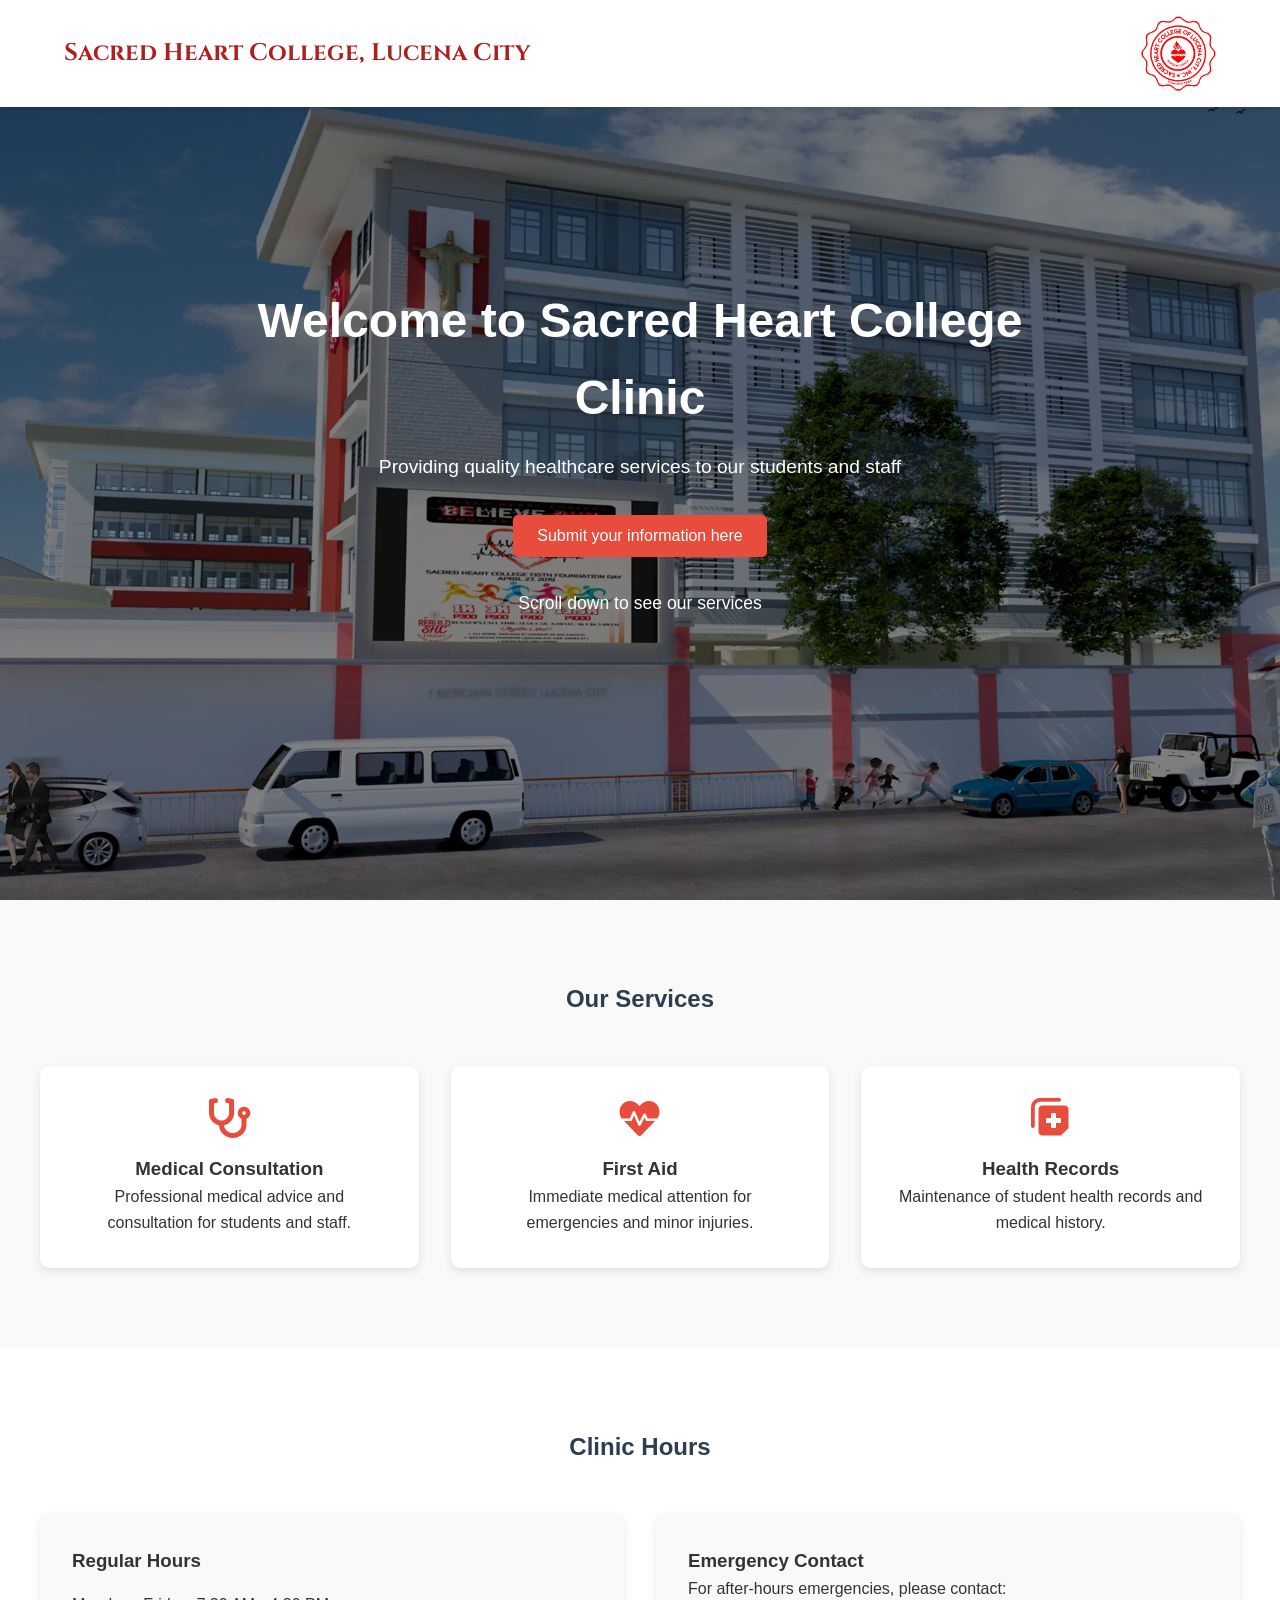
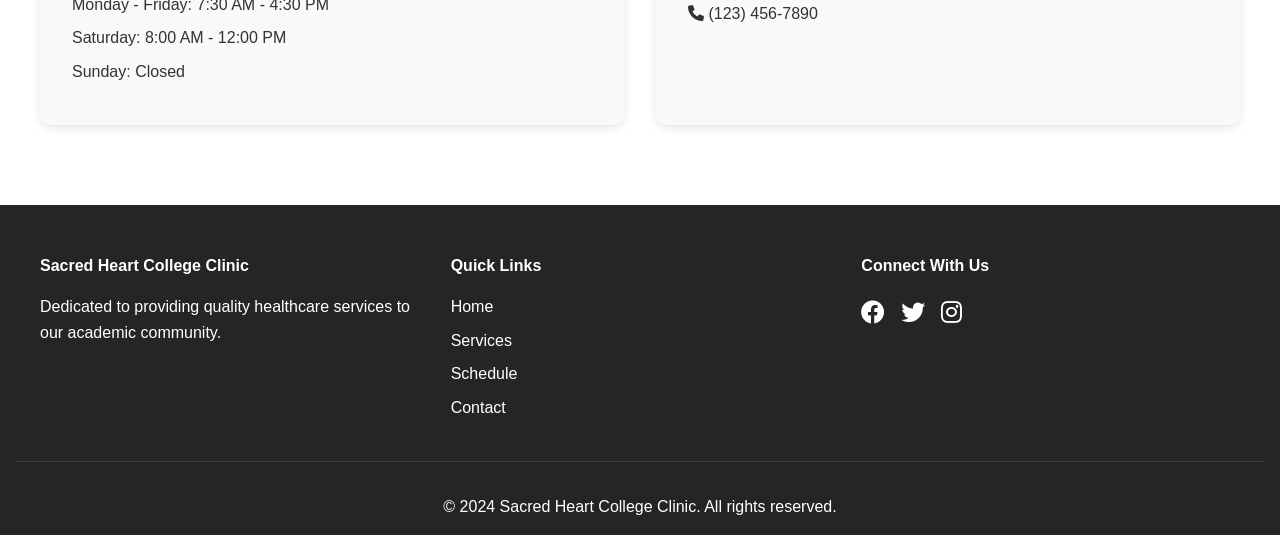
<file: index.html>
<!DOCTYPE html>
<html lang="en">
<head>
    <meta charset="UTF-8">
    <meta name="viewport" content="width=device-width, initial-scale=1.0">
    <title>Sacred Heart College Clinic</title>
    <link rel="stylesheet" href="css/styles.css">
    <link rel="stylesheet" href="https://cdnjs.cloudflare.com/ajax/libs/font-awesome/6.0.0/css/all.min.css">
    <link href="https://fonts.googleapis.com/css2?family=Cinzel:wght@700&display=swap" rel="stylesheet">
</head>
<body>
    <!-- Header Section -->
    <header class="header">
        <nav class="navbar">
            <div class="logo">
                <h1>Sacred Heart College, Lucena City</h1>
            </div>
            <img src="images/SHC-Logo.png" alt="Sacred Heart College Logo">
        </nav>
    </header>

    <!-- Hero Section -->
    <section id="home" class="hero">
        <div class="hero-carousel-bg">
            <div class="carousel-image" style="background-image: url('images/shc_new2.jpg');"></div>
            <div class="carousel-image" style="background-image: url('images/shc_new4.jpg');"></div>
        </div>
        <div class="hero-content">
            <h1>Welcome to Sacred Heart College Clinic</h1>
            <p>Providing quality healthcare services to our students and staff</p>
            <button class="cta-button" onclick="openModal()">Submit your information here</button>
        </div>
        <!-- scroll down text -->
        <div class="scroll-down">
            <p>Scroll down to see our services</p>
        </div>
    </section>

    <!-- Services Section -->
    <section id="services" class="services">
        <h2>Our Services</h2>
        <div class="services-grid">
            <div class="service-card">
                <i class="fas fa-stethoscope"></i>
                <h3>Medical Consultation</h3>
                <p>Professional medical advice and consultation for students and staff.</p>
            </div>
            <div class="service-card">
                <i class="fas fa-heartbeat"></i>
                <h3>First Aid</h3>
                <p>Immediate medical attention for emergencies and minor injuries.</p>
            </div>
            <div class="service-card">
                <i class="fas fa-notes-medical"></i>
                <h3>Health Records</h3>
                <p>Maintenance of student health records and medical history.</p>
            </div>
        </div>
    </section>

    <!-- Schedule Section -->
    <section id="schedule" class="schedule">
        <h2>Clinic Hours</h2>
        <div class="schedule-container">
            <div class="schedule-card">
                <h3>Regular Hours</h3>
                <ul>
                    <li>Monday - Friday: 7:30 AM - 4:30 PM</li>
                    <li>Saturday: 8:00 AM - 12:00 PM</li>
                    <li>Sunday: Closed</li>
                </ul>
            </div>
            <div class="schedule-card">
                <h3>Emergency Contact</h3>
                <p>For after-hours emergencies, please contact:</p>
                <p><i class="fas fa-phone"></i> (123) 456-7890</p>
            </div>
        </div>
    </section>

    <!-- Footer -->
    <footer class="footer">
        <div class="footer-content">
            <div class="footer-section">
                <h4>Sacred Heart College Clinic</h4>
                <p>Dedicated to providing quality healthcare services to our academic community.</p>
            </div>
            <div class="footer-section">
                <h4>Quick Links</h4>
                <ul>
                    <li><a href="#home">Home</a></li>
                    <li><a href="#services">Services</a></li>
                    <li><a href="#schedule">Schedule</a></li>
                    <li><a href="#contact">Contact</a></li>
                </ul>
            </div>
            <div class="footer-section">
                <h4>Connect With Us</h4>
                <div class="social-links">
                    <a href="#"><i class="fab fa-facebook"></i></a>
                    <a href="#"><i class="fab fa-twitter"></i></a>
                    <a href="#"><i class="fab fa-instagram"></i></a>
                </div>
            </div>
        </div>
        <div class="footer-bottom">
            <p>&copy; 2024 Sacred Heart College Clinic. All rights reserved.</p>
        </div>
    </footer>

    <!-- Appointment Modal -->
    <div id="formModal" class="modal">
        <div class="modal-content">
            <span class="close-button" onclick="closeModal()">&times;</span>
            <div class="form-container">
                <iframe 
                    src="https://docs.google.com/forms/d/e/1FAIpQLScfXqXo3v7Y1pWzizsAGVcjB0gdYFbFKSdiuQjuu1yvFDztvg/viewform?embedded=true" 
                    frameborder="0" 
                    marginheight="0" 
                    marginwidth="0">
                    Loading…
                </iframe>
            </div>
        </div>
    </div>

    <script src="js/script.js"></script>
</body>
</html>
</file>
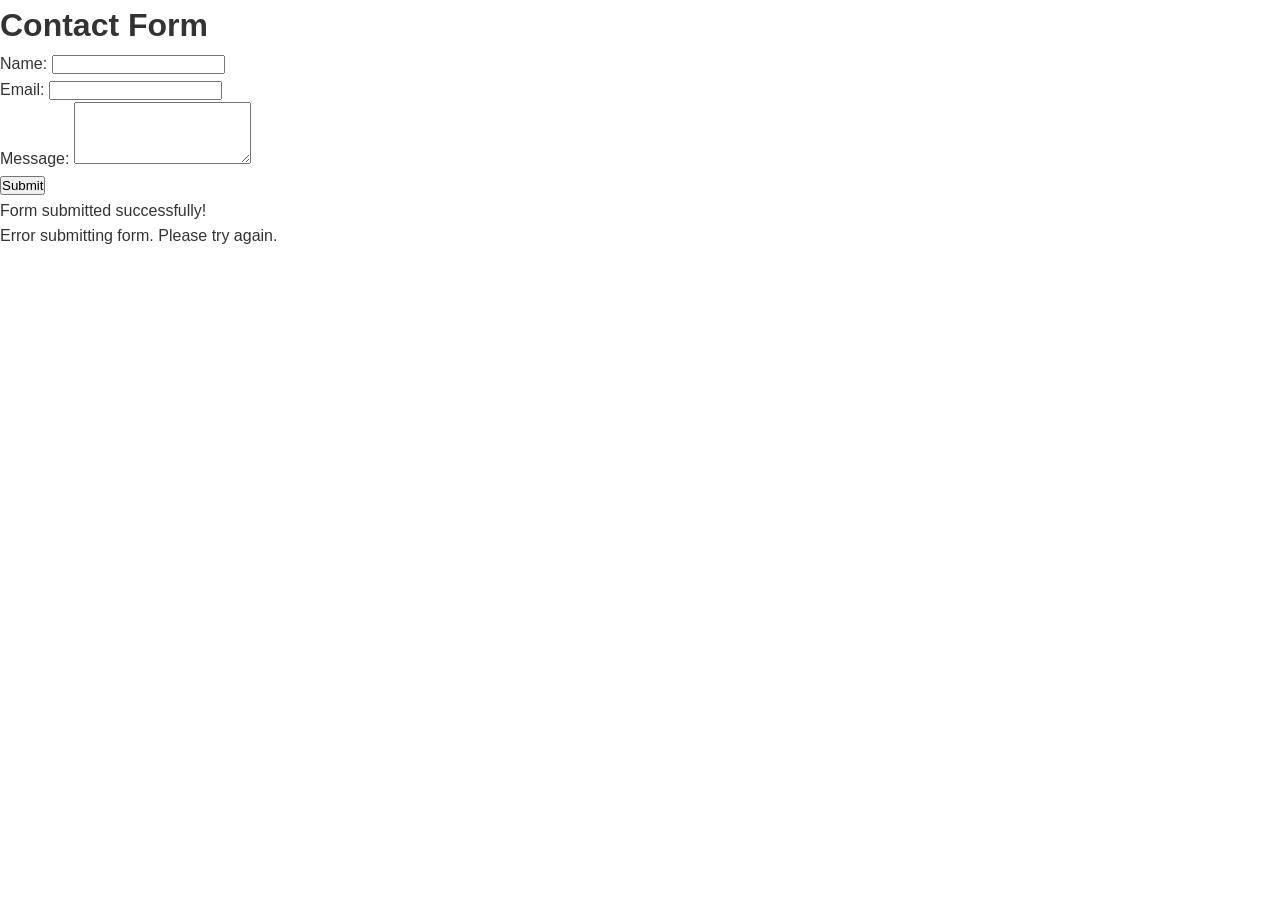
<file: forms.html>
<!DOCTYPE html>
<html lang="en">
<head>
    <meta charset="UTF-8">
    <meta name="viewport" content="width=device-width, initial-scale=1.0">
    <title>Google Sheets Form</title>
    <link rel="stylesheet" href="css/styles.css">
</head>
<body>
    <h1>Contact Form</h1>
    <form id="myForm">
        <div class="form-group">
            <label for="name">Name:</label>
            <input type="text" id="name" name="name" required>
        </div>
        <div class="form-group">
            <label for="email">Email:</label>
            <input type="email" id="email" name="email" required>
        </div>
        <div class="form-group">
            <label for="message">Message:</label>
            <textarea id="message" name="message" rows="4" required></textarea>
        </div>
        <button type="submit">Submit</button>
    </form>
    <div id="successMessage" class="success-message">Form submitted successfully!</div>
    <div id="errorMessage" class="error-message">Error submitting form. Please try again.</div>

    <script src="js/script.js"></script>
</body>
</html>
</file>
<file: css/styles.css>
/* Global Styles */
* {
    margin: 0;
    padding: 0;
    box-sizing: border-box;
    font-family: 'Arial', sans-serif;
}

html {
    scroll-behavior: smooth;
}

body {
    line-height: 1.6;
    color: #333;
}

/* Header Styles */
.header {
    background-color: #fff;
    box-shadow: 0 2px 5px rgba(0,0,0,0.1);
    position: fixed;
    width: 100%;
    top: 0;
    z-index: 1000;
}

.navbar {
    display: flex;
    justify-content: space-between;
    align-items: center;
    padding: 1rem 5%;
    max-width: 1400px;
    margin: 0 auto;
}

.logo {
    display: flex;
    align-items: center;
    gap: 1rem;
}

.navbar img {
    height: 75px;
}

.logo h1 {
    font-size: 1.5rem;
    color: #af1f1f;
    font-family: 'Cinzel', serif;
}

.nav-links {
    display: flex;
    list-style: none;
    gap: 2rem;
    align-items: center;
}

.nav-links a {
    text-decoration: none;
    color: #2c3e50;
    font-weight: 500;
    transition: color 0.3s;
}

.nav-links a:hover {
    color: #e74c3c;
}

/* Hero Section */
.hero {
    height: 100vh;
    position: relative;
    overflow: hidden;
    display: flex;
    flex-direction: column;
    align-items: center;
    justify-content: center;
    text-align: center;
    color: white;
    padding: 0 1rem;
}

.hero-carousel-bg {
    position: absolute;
    top: 0;
    left: 0;
    width: 100%;
    height: 100%;
    z-index: 1;
}

.carousel-image {
    position: absolute;
    top: 0;
    left: 0;
    width: 100%;
    height: 100%;
    background-size: cover;
    background-position: center;
    opacity: 0;
    transition: opacity 1s ease-in-out;
    z-index: 1;
}

.carousel-image.active {
    opacity: 1;
    z-index: 2;
}

.hero::before {
    content: '';
    position: absolute;
    top: 0;
    left: 0;
    width: 100%;
    height: 100%;
    background: linear-gradient(rgba(0,0,0,0.5), rgba(0,0,0,0.5));
    z-index: 2;
}

.hero-content {
    position: relative;
    z-index: 3;
    max-width: 800px;
    margin: 0 auto;
}

.hero-content h1 {
    font-size: 3rem;
    margin-bottom: 1rem;
}

.hero-content p {
    font-size: 1.2rem;
    margin-bottom: 2rem;
}

/* Services Section */
.services {
    padding: 5rem 1rem;
    background-color: #f9f9f9;
}

.services h2 {
    text-align: center;
    margin-bottom: 3rem;
    color: #2c3e50;
}

.services-grid {
    display: grid;
    grid-template-columns: repeat(auto-fit, minmax(250px, 1fr));
    gap: 2rem;
    max-width: 1200px;
    margin: 0 auto;
}

.service-card {
    background: white;
    padding: 2rem;
    border-radius: 10px;
    text-align: center;
    box-shadow: 0 3px 10px rgba(0,0,0,0.1);
    transition: transform 0.3s;
}

.service-card:hover {
    transform: translateY(-5px);
}

.service-card i {
    font-size: 2.5rem;
    color: #e74c3c;
    margin-bottom: 1rem;
}

/* Schedule Section */
.schedule {
    padding: 5rem 1rem;
}

.schedule h2 {
    text-align: center;
    margin-bottom: 3rem;
    color: #2c3e50;
}

.schedule-container {
    display: grid;
    grid-template-columns: repeat(auto-fit, minmax(300px, 1fr));
    gap: 2rem;
    max-width: 1200px;
    margin: 0 auto;
}

.schedule-card {
    background: #f9f9f9;
    padding: 2rem;
    border-radius: 10px;
    box-shadow: 0 3px 10px rgba(0,0,0,0.1);
}

.schedule-card ul {
    list-style: none;
    margin-top: 1rem;
}

.schedule-card li {
    margin-bottom: 0.5rem;
}

/* Contact Section */
.contact {
    padding: 5rem 1rem;
    background-color: #f9f9f9;
}

.contact h2 {
    text-align: center;
    margin-bottom: 3rem;
    color: #2c3e50;
}

.contact-container {
    display: grid;
    grid-template-columns: repeat(auto-fit, minmax(300px, 1fr));
    gap: 2rem;
    max-width: 1200px;
    margin: 0 auto;
}

.contact-info {
    padding: 2rem;
}

.contact-info p {
    margin: 1rem 0;
}

.contact-info i {
    color: #e74c3c;
    margin-right: 0.5rem;
}

.contact-form form {
    display: flex;
    flex-direction: column;
    gap: 1rem;
}

.contact-form input,
.contact-form textarea {
    padding: 0.8rem;
    border: 1px solid #ddd;
    border-radius: 5px;
}

.contact-form textarea {
    height: 150px;
    resize: vertical;
}

/* Footer */
.footer {
    background-color: #252525;
    color: white;
    padding: 3rem 1rem 1rem;
}

.footer-content {
    display: grid;
    grid-template-columns: repeat(auto-fit, minmax(250px, 1fr));
    gap: 2rem;
    max-width: 1200px;
    margin: 0 auto;
}

.footer-section h4 {
    margin-bottom: 1rem;
}

.footer-section ul {
    list-style: none;
}

.footer-section ul li {
    margin-bottom: 0.5rem;
}

.footer-section a {
    color: white;
    text-decoration: none;
}

.social-links {
    display: flex;
    gap: 1rem;
    margin-top: 1rem;
}

.social-links a {
    color: white;
    font-size: 1.5rem;
}

.footer-bottom {
    text-align: center;
    margin-top: 2rem;
    padding-top: 2rem;
    border-top: 1px solid rgba(255,255,255,0.1);
}

/* Buttons */
.cta-button, .appointment-btn {
    padding: 12px 24px;
    background-color: #e74c3c;
    color: white;
    border: none;
    border-radius: 5px;
    cursor: pointer;
    font-size: 1rem;
    transition: background-color 0.3s;
}

.cta-button:hover, .appointment-btn:hover {
    background-color: #c0392b;
}

/* Modal styles */
.modal {
    display: none;
    position: fixed;
    top: 0;
    left: 0;
    width: 100%;
    height: 100%;
    background-color: rgba(0, 0, 0, 0);
    z-index: 1000;
    transition: background-color 0.3s ease-in-out;
}

.modal.show {
    background-color: rgba(0, 0, 0, 0.5);
}

.modal-content {
    position: relative;
    background-color: #fff;
    margin: 2% auto;
    padding: 20px;
    width: 90%;
    max-width: 900px;
    border-radius: 8px;
    box-shadow: 0 4px 6px rgba(0, 0, 0, 0.1);
    max-height: 90vh;
    overflow: hidden;
    transform: translateY(-100%);
    opacity: 0;
    transition: transform 0.3s ease-in-out, opacity 0.3s ease-in-out;
}

.modal.show .modal-content {
    transform: translateY(0);
    opacity: 1;
}

.close-button {
    position: absolute;
    right: 20px;
    top: 10px;
    font-size: 24px;
    cursor: pointer;
    color: #666;
    transition: color 0.3s ease;
}

.close-button:hover {
    color: #000;
}

/* Form container */
.form-container {
    margin-top: 20px;
    width: 100%;
    height: 80vh;
    overflow: hidden;
    display: flex;
    justify-content: center;
    align-items: center;
}

.form-container iframe {
    width: 100%;
    height: 100%;
    border: none;
    max-width: 800px;
}

/* Center the button */
.button-container {
    display: flex;
    justify-content: center;
    align-items: center;
    min-height: 100vh;
}

/* Responsive Design */
@media (max-width: 768px) {
    .navbar {
        flex-direction: column;
        padding: 1rem;
    }

    .nav-links {
        flex-direction: column;
        width: 100%;
        padding: 1rem 0;
        gap: 1rem;
    }

    .hero-content h1 {
        font-size: 2rem;
    }

    .services-grid,
    .schedule-container,
    .contact-container {
        grid-template-columns: 1fr;
    }
}

.scroll-down {
    text-align: center;
    margin-top: 2rem;
    z-index: 3;
    width: 100%;
    display: flex;
    justify-content: center;
    align-items: center;
}

.scroll-down p {
    font-size: 1.1rem;
    color: #ffffff;
    animation: fadeText 2s ease-in-out infinite alternate;
}

@keyframes fadeText {
    0% { opacity: 1; }
    100% { opacity: 0.2; }
}
</file>
